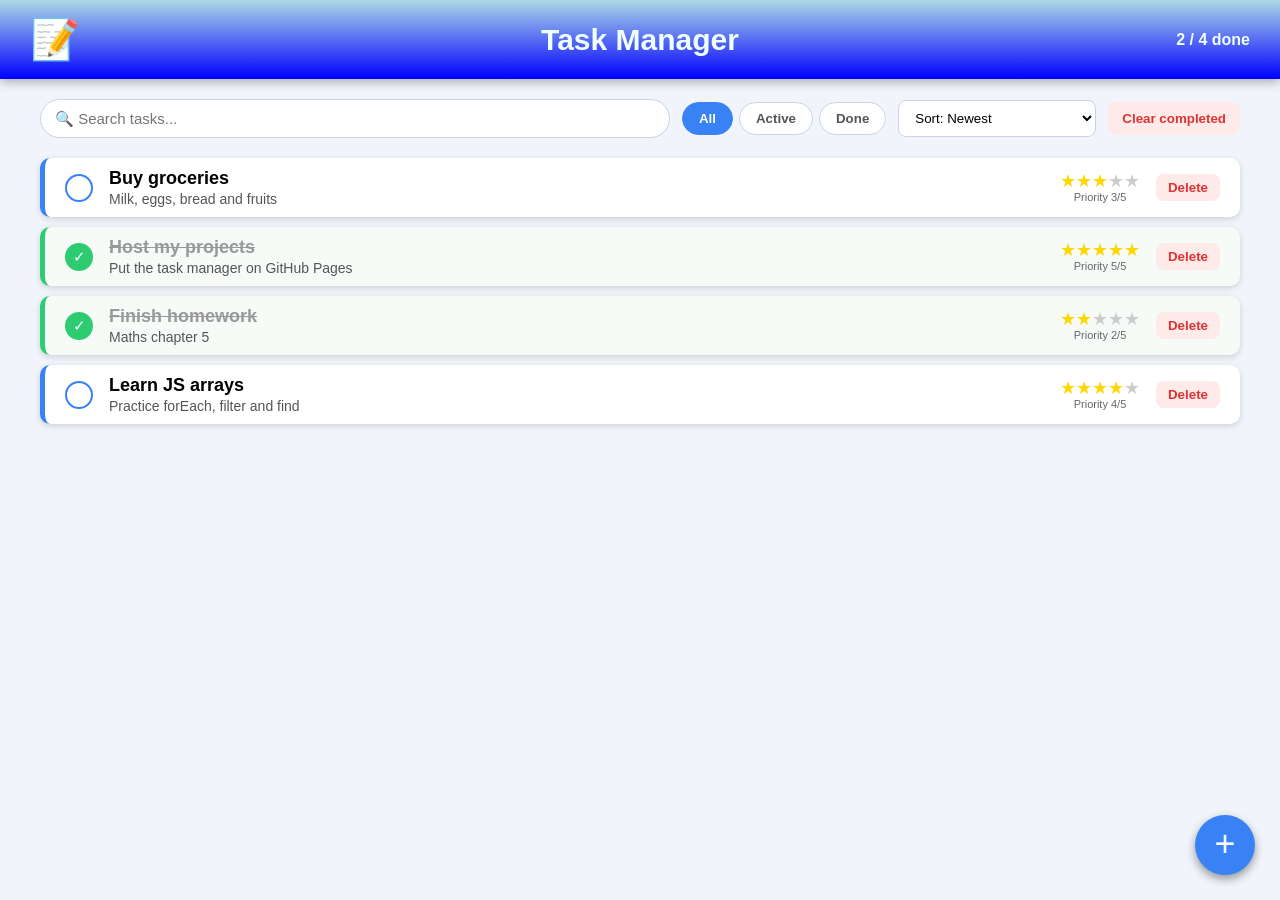
<file: task-manager/index.html>
<!DOCTYPE html>
<html lang="en">
<head>
<meta charset="UTF-8">
<meta name="viewport" content="width=device-width, initial-scale=1">
<title>Task Manager</title>
<link rel="stylesheet" href="style.css">
</head>
<body>

<div class="head">
    <div class="logo">📝</div>
    <div class="heading">Task Manager</div>
    <div class="counter" id="counter"></div>
</div>

<!-- Search + filter + sort -->
<div class="toolbar">
    <input type="text" id="searchInput" placeholder="🔍 Search tasks...">

    <div class="filters">
        <button class="filter-btn active" data-filter="all">All</button>
        <button class="filter-btn" data-filter="active">Active</button>
        <button class="filter-btn" data-filter="done">Done</button>
    </div>

    <select id="sortSelect">
        <option value="newest">Sort: Newest</option>
        <option value="oldest">Sort: Oldest</option>
        <option value="priority-high">Sort: Priority (high → low)</option>
        <option value="priority-low">Sort: Priority (low → high)</option>
        <option value="name">Sort: Name (A → Z)</option>
    </select>

    <button id="clearDone">Clear completed</button>
</div>

<div class="main"></div>

<div class="add-button" id="add" title="Add task">+</div>

<!-- Add task popup -->
<div id="model-box">
    <div class="content">
        <h2>Add new Task</h2>
        <input type="text" id="nameInput" placeholder="Task Name">
        <textarea id="descInput" placeholder="Short description"></textarea>
        <textarea id="detailInput" placeholder="Full details / steps"></textarea>
        <div class="modal-buttons">
            <button id="addNewTask">Add to list</button>
            <button id="closeModel">Cancel</button>
        </div>
    </div>
</div>

<!-- Detail popup -->
<div id="detail-view">
    <div class="detail-content">
        <h1 id="detail-title"></h1>
        <p id="detail-text"></p>
    </div>
</div>

<script src="script.js"></script>
</body>
</html>
</file>
<file: task-manager/style.css>
* {
    box-sizing: border-box;
}

body {
    display: flex;
    flex-direction: column;
    align-items: center;
    margin: 0;
    padding: 0;
    font-family: 'Segoe UI', Roboto, sans-serif;
    background: #f1f5fb;
    min-height: 100vh;
}

/* HEAD */
.head {
    display: flex;
    background: linear-gradient(180deg, lightblue, blue);
    width: 100%;
    padding: 16px 30px;
    justify-content: space-between;
    align-items: center;
    box-shadow: 0 3px 10px rgba(0, 0, 0, 0.3);
}

.logo {
    font-size: 40px;
    width: 20%;
}

.heading {
    font-size: 30px;
    font-weight: bold;
    color: azure;
    text-align: center;
}

.counter {
    width: 20%;
    text-align: right;
    color: azure;
    font-size: 16px;
    font-weight: 600;
}

/* TOOLBAR: search, filters, sort, clear */
.toolbar {
    display: flex;
    flex-wrap: wrap;
    align-items: center;
    gap: 12px;
    width: 100%;
    padding: 20px 40px 0 40px;
}

#searchInput {
    flex: 1;
    min-width: 200px;
    padding: 10px 14px;
    border: 1px solid #c9d3e3;
    border-radius: 25px;
    font-size: 15px;
    font-family: inherit;
}

#searchInput:focus {
    outline: none;
    border-color: #3882f6;
    box-shadow: 0 0 0 3px rgba(56, 130, 246, 0.2);
}

.filters {
    display: flex;
    gap: 6px;
}

.filter-btn {
    border: 1px solid #c9d3e3;
    background: white;
    border-radius: 20px;
    padding: 8px 16px;
    cursor: pointer;
    font-weight: 600;
    color: #555;
}

.filter-btn:hover {
    background: #e3eeff;
}

.filter-btn.active {
    background: #3882f6;
    border-color: #3882f6;
    color: white;
}

#sortSelect {
    padding: 9px 12px;
    border: 1px solid #c9d3e3;
    border-radius: 8px;
    background: white;
    font-family: inherit;
    cursor: pointer;
}

#clearDone {
    border: none;
    background: #ffeaea;
    color: #d33;
    border-radius: 8px;
    padding: 9px 14px;
    cursor: pointer;
    font-weight: 600;
}

#clearDone:hover {
    background: #ffcdcd;
}

/* MAIN: tasks stacked one after another, full width */
.main {
    display: flex;
    flex-direction: column;
    gap: 10px;
    width: 100%;
    padding: 20px 40px 120px 40px;
}

.empty {
    color: #666;
    font-size: 18px;
    text-align: center;
    padding: 60px 0;
}

/* each task = one slim wide row */
.task-box {
    display: flex;
    align-items: center;
    gap: 16px;
    width: 100%;
    background-color: #ffffff;
    border-radius: 10px;
    border-left: 5px solid #3882f6;
    padding: 10px 20px;
    box-shadow: 0 2px 6px rgba(0, 0, 0, 0.15);
    transition: all 0.25s ease;
    cursor: pointer;
}

.task-box:hover {
    transform: translateY(-2px);
    box-shadow: 0 6px 16px rgba(0, 0, 0, 0.25);
}

.task-box.done {
    border-left-color: #2ecc71;
    background-color: #f6fbf8;
}

.task-box.done .task-name {
    text-decoration: line-through;
    color: #999;
}

/* round tick button on the left */
.check {
    flex-shrink: 0;
    width: 28px;
    height: 28px;
    border-radius: 50%;
    border: 2px solid #3882f6;
    background: white;
    color: white;
    font-size: 15px;
    cursor: pointer;
    transition: all 0.2s ease;
}

.check:hover {
    background: #e3eeff;
}

.task-box.done .check {
    background: #2ecc71;
    border-color: #2ecc71;
}

/* text in the middle takes all the free space */
.task-info {
    flex: 1;
    min-width: 0;
}

.task-name {
    font-size: 18px;
    font-weight: 700;
}

.task-desc {
    font-size: 14px;
    color: #555;
    margin-top: 2px;
    white-space: nowrap;
    overflow: hidden;
    text-overflow: ellipsis;
}

/* stars on the right */
.rating {
    flex-shrink: 0;
    text-align: center;
    line-height: 1.1;
}

.star {
    font-size: 18px;
    cursor: pointer;
    color: #ccc;
    display: inline-block;
    transition: transform 0.15s ease;
}

.star.filled {
    color: gold;
}

.star:hover {
    transform: scale(1.25);
}

.rating-value {
    display: block;
    font-size: 11px;
    color: #666;
}

.delete-btn {
    flex-shrink: 0;
    border: none;
    background: #ffeaea;
    color: #d33;
    border-radius: 8px;
    padding: 6px 12px;
    cursor: pointer;
    font-weight: 600;
}

.delete-btn:hover {
    background: #ffcdcd;
}

/* add button */
.add-button {
    position: fixed;
    bottom: 25px;
    right: 25px;
    background-color: #3882f6;
    color: white;
    width: 60px;
    height: 60px;
    border-radius: 50%;
    font-size: 36px;
    text-align: center;
    line-height: 58px;
    box-shadow: 0 4px 10px rgba(0, 0, 0, 0.4);
    cursor: pointer;
    z-index: 1000;
    transition: transform 0.2s ease;
}

.add-button:hover {
    transform: scale(1.1) rotate(90deg);
}

/* New task popup */
#model-box {
    position: fixed;
    top: 0;
    left: 0;
    width: 100%;
    height: 100%;
    background-color: rgba(0, 0, 0, 0.7);
    z-index: 2000;
    display: none;
    justify-content: center;
    align-items: center;
}

.content {
    background: white;
    padding: 30px;
    border-radius: 12px;
    box-shadow: 0 5px 15px rgba(0, 0, 0, 0.5);
    max-width: 420px;
    width: 90%;
}

.content h2 {
    margin-top: 0;
}

.content input, .content textarea {
    display: block;
    margin-bottom: 15px;
    width: 100%;
    padding: 10px;
    border: 1px solid #ccc;
    border-radius: 8px;
    font-family: inherit;
    font-size: 15px;
}

.content input:focus, .content textarea:focus {
    outline: none;
    border-color: #3882f6;
}

.modal-buttons {
    display: flex;
    gap: 10px;
}

.modal-buttons button {
    border: none;
    border-radius: 8px;
    padding: 9px 18px;
    cursor: pointer;
    font-weight: 600;
}

#addNewTask {
    background: #3882f6;
    color: white;
}

#closeModel {
    background: #e5e9f0;
}

/* Detail popup */
#detail-view {
    position: fixed;
    inset: 0;
    background-color: rgba(0, 0, 0, 0.6);
    z-index: 3000;
    display: none;
    justify-content: center;
    align-items: center;
}

.detail-content {
    max-width: 800px;
    width: 70%;
    max-height: 80vh;
    overflow-y: auto;
    padding: 25px;
    line-height: 1.6;
    background: #f7f7f7;
    border-radius: 12px;
    box-shadow: 0 4px 15px rgba(0, 0, 0, 0.2);
}

#detail-title {
    margin-top: 0;
    margin-bottom: 15px;
    font-size: 28px;
    border-bottom: 2px solid #eee;
    padding-bottom: 10px;
}

#detail-text {
    font-size: 16px;
    white-space: pre-wrap;
}

/* small screens */
@media (max-width: 700px) {
    .toolbar {
        padding: 15px 15px 0 15px;
    }

    .main {
        padding: 15px 15px 120px 15px;
    }

    .task-box {
        flex-wrap: wrap;
    }

    .logo, .counter {
        width: auto;
        font-size: 14px;
    }

    .heading {
        font-size: 22px;
    }
}
</file>
